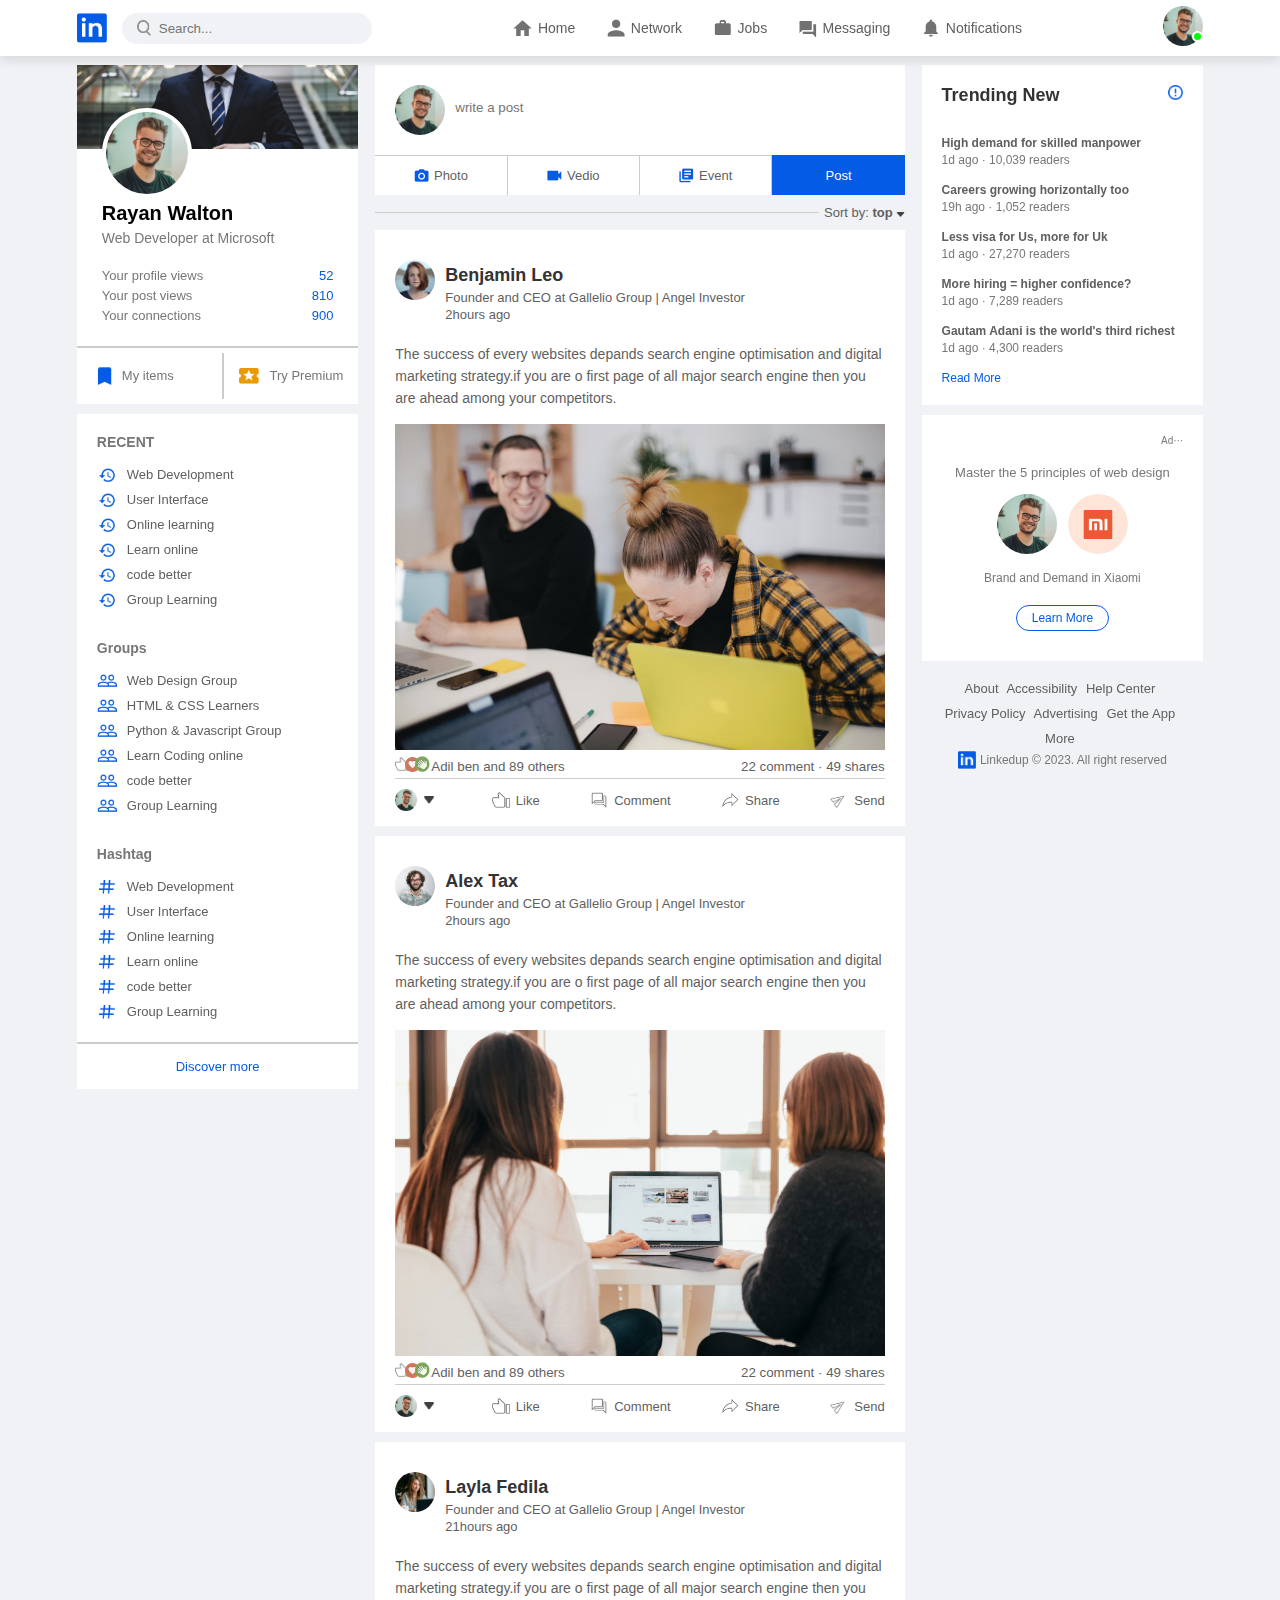
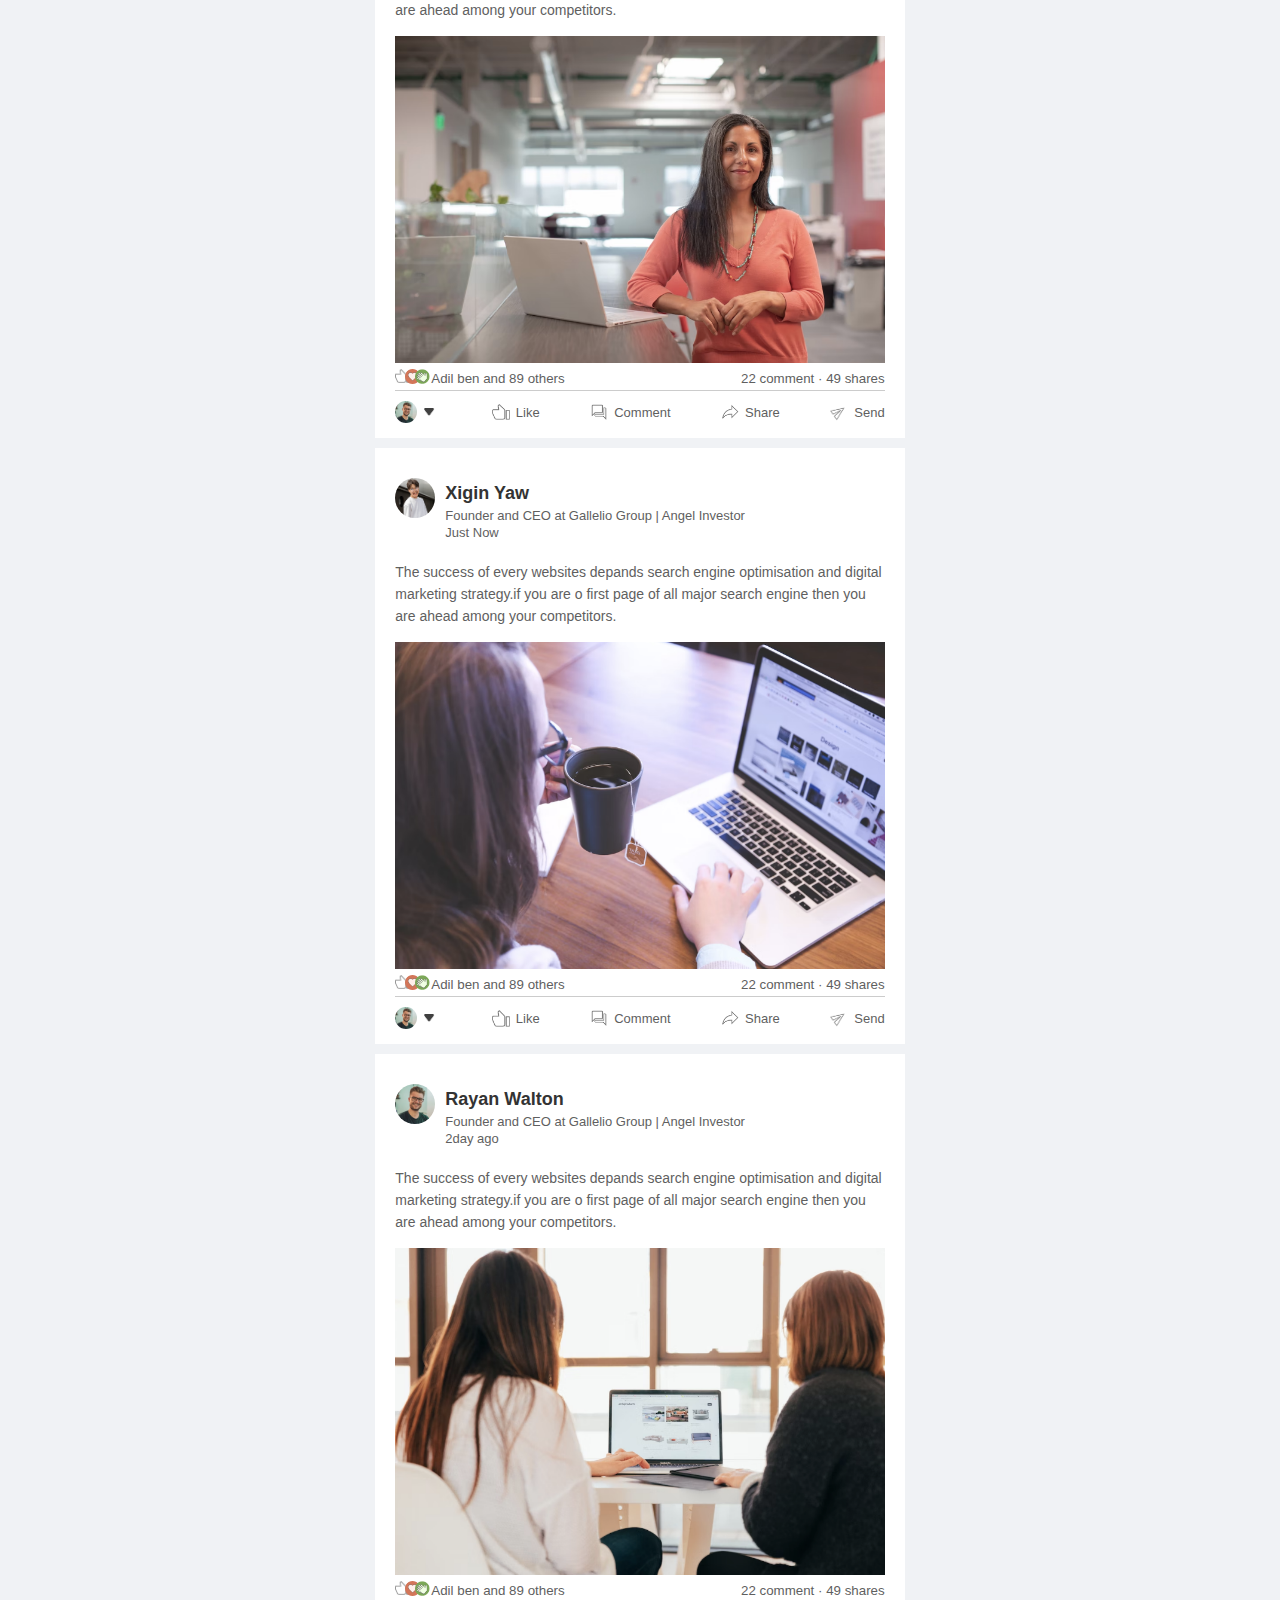
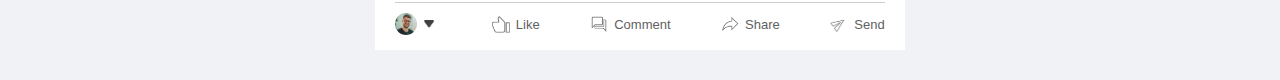
<file: index.html>
<!DOCTYPE html>
<html lang="en">
<head>
    <meta charset="UTF-8">
    <meta http-equiv="X-UA-Compatible" content="IE=edge">
    <meta name="viewport" content="width=device-width, initial-scale=1.0">
    <title>Linkden Social Media Plateform</title>
    <link rel="stylesheet" href="./style.css">
</head>
<body>
    <nav class="nav-bar">
        <div class="navbar-left">
            <a href="./index.html" class="logo"><img src="./images/logo.png" alt="logo"></a>
            
            <div class="search-box">
                <img src="./images/search.png" alt="search">
                <input type="text" placeholder="Search...">
            </div>
        </div>
        <div class="navbar-links">
            <ul>
                <li><a href="#"><img src="./images/home.png" alt="home"> <span>Home</span></a></li>
                <li><a href="#"><img src="./images/network.png" alt="network"> <span>Network</span></a></li>
                <li><a href="#"><img src="./images/jobs.png" alt="Job"> <span>Jobs</span></a></li>
                <li><a href="#"><img src="./images/message.png" alt="Message"> <span>Messaging</span></a></li>
                <li><a href="#"><img src="./images/notification.png" alt="notification"> <span>Notifications</span></a></li>
            </ul>
        </div>
        <div class="navbar-right">
            <div class="online">
                <a href="#" id="clickBtn"><img src="./images/user-1.png" alt="user" class="nav-profile-img"></a>
            </div>
            
            <div class="user-menu">
                <div class="user-img">
                    <img src="./images/user-1.png" alt="">
                    <h3>Rayan Walton</h3>
                    <a href="./profile.html"><span>See your profile</span></a>
                </div>
                <a href="#"><img src="./images/feedback.png" alt=""><span>Give feedback</span><small>></small></a>
                <a href="#"><img src="./images/setting.png" alt=""><span>Setting & Privacy</span><small>></small></a>
                <a href="#"><img src="./images/help.png" alt=""><span>Help & Support</span><small>></small></a>
                <a href="#"><img src="./images/display.png" alt=""><span>Dispaly & Accessibltiy</span><small>></small></a>
                <a href="#"><img src="./images/logout.png" alt=""><span>Logout</span><small>></small></a>
            </div>
        </div>
    </nav>
    <!------------------------ left side ---------------------------->
    <div class="container">
        <div class="left-side">
            <div class="profile-section">
                <img src="./images/cover-pic.png" alt="">
                <div class="profile-info"> 
                    <img src="./images/user-1.png" alt="">
                    <h1>Rayan Walton</h1>
                    <h3>Web Developer at Microsoft</h3>
                    <p>Your profile views<span>52</span></p>
                    <p>Your post views<span>810</span></p>
                    <p>Your connections<span>900</span></p>
                </div>
                <div class="items">
                    <div class="item">
                        <img src="./images/items.png" alt="">My items
                    </div>
                    <div class="item">
                        <img src="./images/premium.png" alt="">Try Premium
                    </div>
                </div>
            </div>
            <div class="profile-details">
                <div class="skills">
                    <h3>RECENT</h3>
                    <a href="#"><img src="./images/recent.png" alt="recent"><p>Web Development</p></a>
                    <a href="#"><img src="./images/recent.png" alt="recent"><p>User Interface</p></a>
                    <a href="#"><img src="./images/recent.png" alt="recent"><p>Online learning</p></a>
                    <a href="#"><img src="./images/recent.png" alt="recent"><p>Learn online</p></a>
                    <a href="#"><img src="./images/recent.png" alt="recent"><p>code better</p></a>
                    <a href="#"><img src="./images/recent.png" alt="recent"><p>Group Learning</p></a>
                </div>

                <div class="skills">
                    <h3>Groups</h3>
                    <a href="#"><img src="./images/group.png" alt="recent"><p>Web Design Group</p></a>
                    <a href="#"><img src="./images/group.png" alt="recent"><p>HTML & CSS Learners</p></a>
                    <a href="#"><img src="./images/group.png" alt="recent"><p>Python & Javascript Group</p></a>
                    <a href="#"><img src="./images/group.png" alt="recent"><p>Learn Coding online</p></a>
                    <a href="#"><img src="./images/group.png" alt="recent"><p>code better</p></a>
                    <a href="#"><img src="./images/group.png" alt="recent"><p>Group Learning</p></a>
                </div>

                <div class="skills">
                    <h3>Hashtag</h3>
                    <a href="#"><img src="./images/hashtag.png" alt="recent"><p>Web Development</p></a>
                    <a href="#"><img src="./images/hashtag.png" alt="recent"><p>User Interface</p></a>
                    <a href="#"><img src="./images/hashtag.png" alt="recent"><p>Online learning</p></a>
                    <a href="#"><img src="./images/hashtag.png" alt="recent"><p>Learn online</p></a>
                    <a href="#"><img src="./images/hashtag.png" alt="recent"><p>code better</p></a>
                    <a href="#"><img src="./images/hashtag.png" alt="recent"><p>Group Learning</p></a>
                </div>
            </div>
            <a href="#" class="discover">Discover more</a>
            <p id="showMoreLink" onclick="toggleProfileActivity()">Show More <b>+</b></p>
        </div>
    <!------------------------ main side ---------------------------->
        <div class="main-side">
            <div class="create-post">
                <div class="create-input">
                    <img src="./images/user-1.png" alt="">
                    <textarea rows="2" placeholder="write a post"></textarea>
                </div>
                <div class="create-post-links">
                    <li><img src="./images/photo.png" alt="">Photo</li>
                    <li><img src="./images/video.png" alt="">Vedio</li>
                    <li><img src="./images/event.png" alt="">Event</li>
                    <li>Post</li>
                </div>
            </div>
            <div class="sort-by" >
                <hr>
                <p>Sort by: <span>top<img src="./images/down-arrow.png" alt=""></span></p>
            </div>
            <div class="post-container">
                <div class="profile-post">
                    <img src="./images/user-3.png" alt="">
                    <div class="prop-detail">
                        <h3>Benjamin Leo</h3>
                        <p>Founder and CEO at Gallelio Group | Angel Investor</p>
                        <span>2hours ago</span>
                    </div>
                </div>
                <div class="post-description">
                    <p>The success of every websites depands search engine optimisation and digital marketing strategy.if you are o first page of all major search engine then you are ahead among your competitors.</p>
                    <img src="./images/post-image-1.png" alt="">
                </div>
                <div class="interaction-section">
                    <div class="pst-activity-items">
                        <a href="#"><img src="./images/like.png" alt="like"></a>
                        <a href="#"><img src="./images/love.png" alt="like"></a>
                        <a href="#"><img src="./images/clap.png" alt="like"></a>
                        <small class="int-disc">Adil ben and 89 others</small>
                    </div>
                    <small>22 comment &middot; 49 shares</small>
                </div>
                <div class="interaction-icons">
                    <a href="#"><img src="./images/user-1.png" class="prof"><img src="./images/down-arrow.png" class="arrow"></a>
                    <a href="#"><img src="./images/like.png"> <span>Like</span></a>
                    <a href="#"><img src="./images/comment.png"> <span>Comment</span></a>
                    <a href="#"><img src="./images/share.png"> <span>Share</span></a>
                    <a href="#"><img src="./images/send.png"> <span>Send</span></a>
                </div>
            </div>

            <div class="post-container">
                <div class="profile-post">
                    <img src="./images/user-2.png" alt="">
                    <div class="prop-detail">
                        <h3>Alex Tax</h3>
                        <p>Founder and CEO at Gallelio Group | Angel Investor</p>
                        <span>2hours ago</span>
                    </div>
                </div>
                <div class="post-description">
                    <p>The success of every websites depands search engine optimisation and digital marketing strategy.if you are o first page of all major search engine then you are ahead among your competitors.</p>
                    <img src="./images/post-image-2.png" alt="">
                </div>
                <div class="interaction-section">
                    <div class="pst-activity-items">
                        <a href="#"><img src="./images/like.png" alt="like"></a>
                        <a href="#"><img src="./images/love.png" alt="like"></a>
                        <a href="#"><img src="./images/clap.png" alt="like"></a>
                        <small class="int-disc">Adil ben and 89 others</small>
                    </div>
                    <small>22 comment &middot; 49 shares</small>
                </div>
                <div class="interaction-icons">
                    <a href="#"><img src="./images/user-1.png" class="prof"><img src="./images/down-arrow.png" class="arrow"></a>
                    <a href="#"><img src="./images/like.png"> <span>Like</span></a>
                    <a href="#"><img src="./images/comment.png"> <span>Comment</span></a>
                    <a href="#"><img src="./images/share.png"> <span>Share</span></a>
                    <a href="#"><img src="./images/send.png"> <span>Send</span></a>
                </div>
            </div>

            <div class="post-container">
                <div class="profile-post">
                    <img src="./images/user-4.png" alt="">
                    <div class="prop-detail">
                        <h3>Layla Fedila</h3>
                        <p>Founder and CEO at Gallelio Group | Angel Investor</p>
                        <span>21hours ago</span>
                    </div>
                </div>
                <div class="post-description">
                    <p>The success of every websites depands search engine optimisation and digital marketing strategy.if you are o first page of all major search engine then you are ahead among your competitors.</p>
                    <img src="./images/post-image-3.png" alt="">
                </div>
                <div class="interaction-section">
                    <div class="pst-activity-items">
                        <a href="#"><img src="./images/like.png" alt="like"></a>
                        <a href="#"><img src="./images/love.png" alt="like"></a>
                        <a href="#"><img src="./images/clap.png" alt="like"></a>
                        <small class="int-disc">Adil ben and 89 others</small>
                    </div>
                    <small>22 comment &middot; 49 shares</small>
                </div>
                <div class="interaction-icons">
                    <a href="#"><img src="./images/user-1.png" class="prof"><img src="./images/down-arrow.png" class="arrow"></a>
                    <a href="#"><img src="./images/like.png"> <span>Like</span></a>
                    <a href="#"><img src="./images/comment.png"> <span>Comment</span></a>
                    <a href="#"><img src="./images/share.png"> <span>Share</span></a>
                    <a href="#"><img src="./images/send.png"> <span>Send</span></a>
                </div>
            </div>

            <div class="post-container">
                <div class="profile-post">
                    <img src="./images/user-5.png" alt="">
                    <div class="prop-detail">
                        <h3>Xigin Yaw</h3>
                        <p>Founder and CEO at Gallelio Group | Angel Investor</p>
                        <span>Just Now</span>
                    </div>
                </div>
                <div class="post-description">
                    <p>The success of every websites depands search engine optimisation and digital marketing strategy.if you are o first page of all major search engine then you are ahead among your competitors.</p>
                    <img src="./images/post-image-4.png" alt="">
                </div>
                <div class="interaction-section">
                    <div class="pst-activity-items">
                        <a href="#"><img src="./images/like.png" alt="like"></a>
                        <a href="#"><img src="./images/love.png" alt="like"></a>
                        <a href="#"><img src="./images/clap.png" alt="like"></a>
                        <small class="int-disc">Adil ben and 89 others</small>
                    </div>
                    <small>22 comment &middot; 49 shares</small>
                </div>
                <div class="interaction-icons">
                    <a href="#"><img src="./images/user-1.png" class="prof"><img src="./images/down-arrow.png" class="arrow"></a>
                    <a href="#"><img src="./images/like.png"> <span>Like</span></a>
                    <a href="#"><img src="./images/comment.png"> <span>Comment</span></a>
                    <a href="#"><img src="./images/share.png"> <span>Share</span></a>
                    <a href="#"><img src="./images/send.png"> <span>Send</span></a>
                </div>
            </div>

            <div class="post-container">
                <div class="profile-post">
                    <img src="./images/user-1.png" alt="">
                    <div class="prop-detail">
                        <h3>Rayan Walton</h3>
                        <p>Founder and CEO at Gallelio Group | Angel Investor</p>
                        <span>2day ago</span>
                    </div>
                </div>
                <div class="post-description">
                    <p>The success of every websites depands search engine optimisation and digital marketing strategy.if you are o first page of all major search engine then you are ahead among your competitors.</p>
                    <img src="./images/post-image-2.png" alt="">
                </div>
                <div class="interaction-section">
                    <div class="pst-activity-items">
                        <a href="#"><img src="./images/like.png" alt="like"></a>
                        <a href="#"><img src="./images/love.png" alt="like"></a>
                        <a href="#"><img src="./images/clap.png" alt="like"></a>
                        <small class="int-disc">Adil ben and 89 others</small>
                    </div>
                    <small>22 comment &middot; 49 shares</small>
                </div>
                <div class="interaction-icons">
                    <a href="#"><img src="./images/user-1.png" class="prof"><img src="./images/down-arrow.png" class="arrow"></a>
                    <a href="#"><img src="./images/like.png"> <span>Like</span></a>
                    <a href="#"><img src="./images/comment.png"> <span>Comment</span></a>
                    <a href="#"><img src="./images/share.png"> <span>Share</span></a>
                    <a href="#"><img src="./images/send.png"> <span>Send</span></a>
                </div>
            </div>
        </div>
    <!------------------------ right side ---------------------------->
        <div class="right-side">
            <div class="side-new">
                <img src="./images/more.png" alt="">
                <h3>Trending New</h3>
                <a href="#">High demand for skilled manpower</a>
                <span>1d ago &middot; 10,039 readers</span>

                <a href="#">Careers growing horizontally too</a>
                <span>19h ago &middot; 1,052 readers</span>

                <a href="#">Less visa for Us, more for Uk</a>
                <span>1d ago &middot; 27,270 readers</span>

                <a href="#">More hiring = higher confidence?</a>
                <span>1d ago &middot; 7,289 readers</span>

                <a href="#">Gautam Adani is the world's third richest</a>
                <span>1d ago &middot; 4,300 readers</span>
                <a href="#" class="read-more">Read More</a>
            </div>

            <div class="sidebar-ad">
                <small>Ad&middot;&middot;&middot; </small>
                <p>Master the 5 principles of web design</p>
                <img src="./images/user-1.png" alt="">
                <img src="./images/mi-logo.png" alt="">
                <b>Brand and Demand in Xiaomi</b>
                <a href="#" class="learn-btn">Learn More</a>
            </div>
            <div class="sidbar-useful-links">
                <a href="#">About</a>
                <a href="#">Accessibility</a>
                <a href="#">Help Center</a>
                <a href="#">Privacy Policy</a>
                <a href="#">Advertising</a>
                <a href="#">Get the App</a>
                <a href="#">More</a>

                <div class="copyright-msg">
                    <img src="./images/logo.png" alt="">
                    <p>Linkedup &#169; 2023. All right reserved</p>
                </div>
            </div>
        </div>
    </div>
    <script src="./file.js"></script>
</body>
</html>
</file>
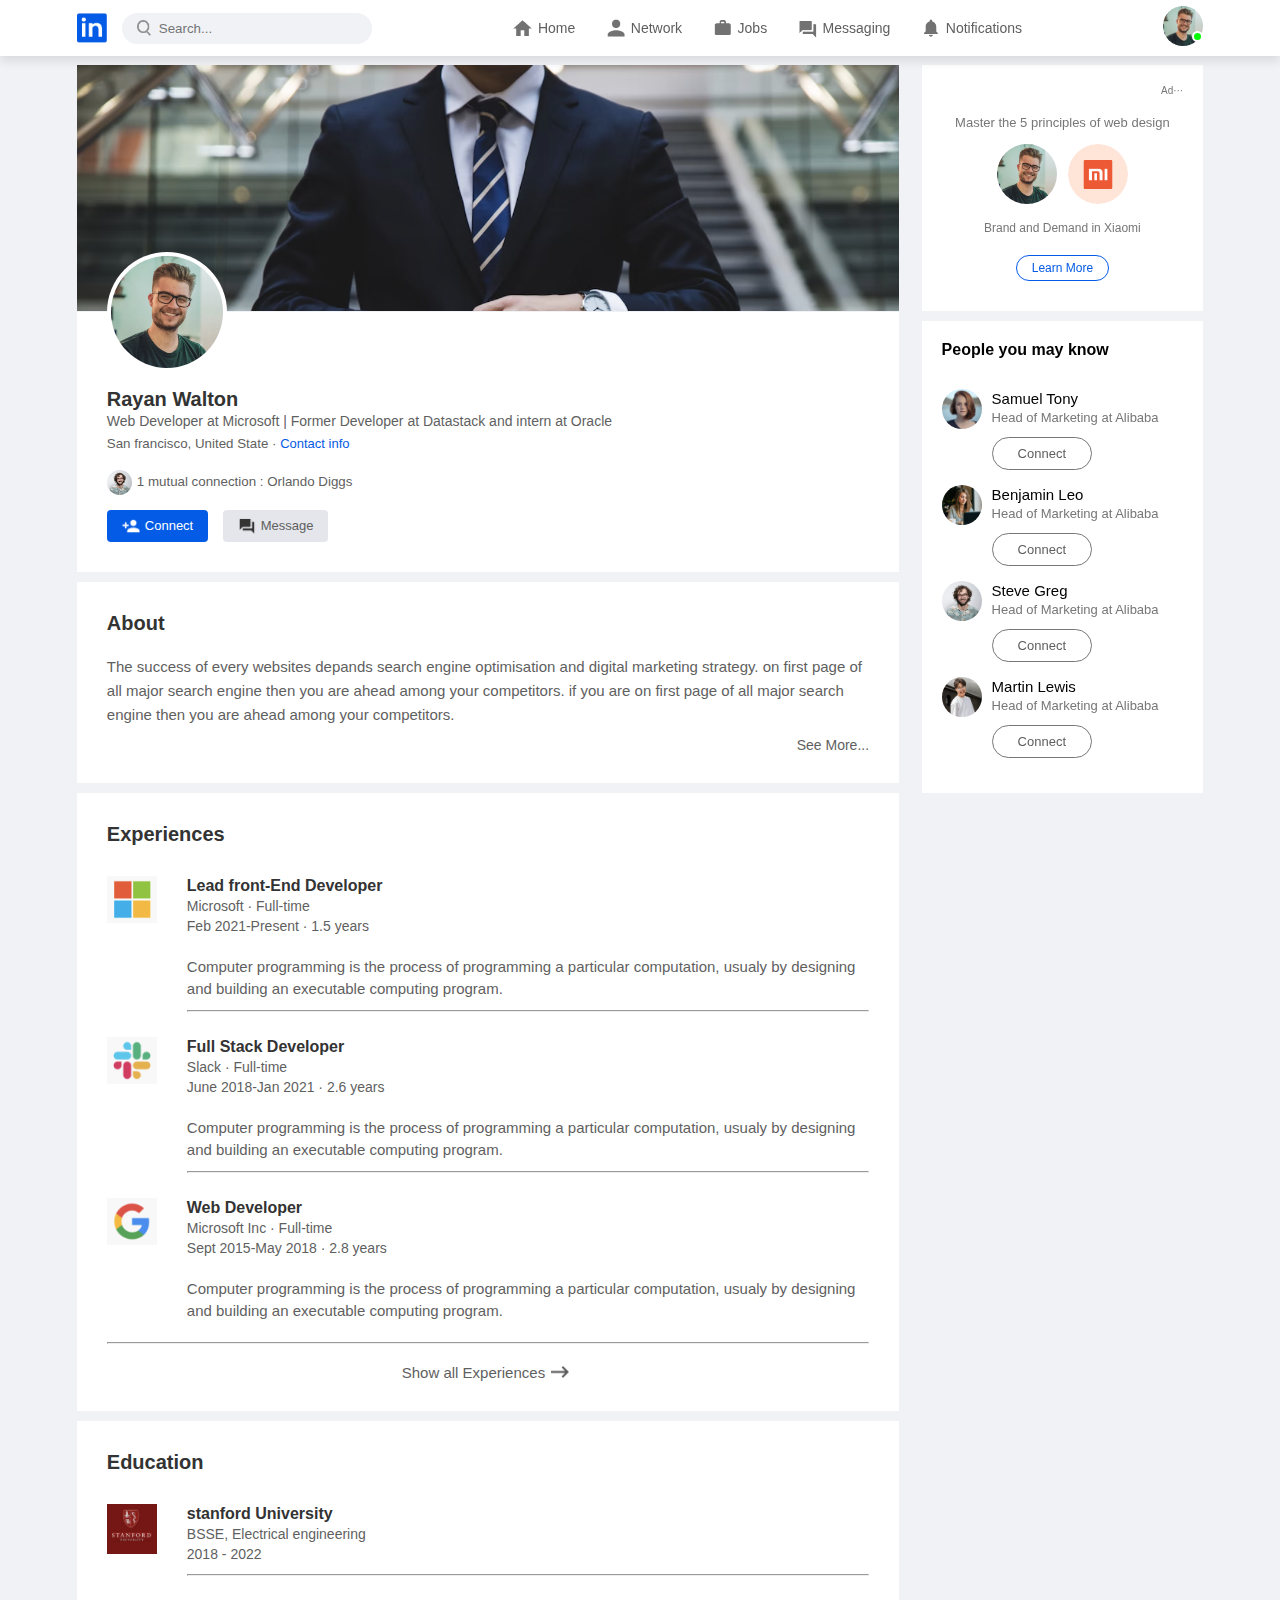
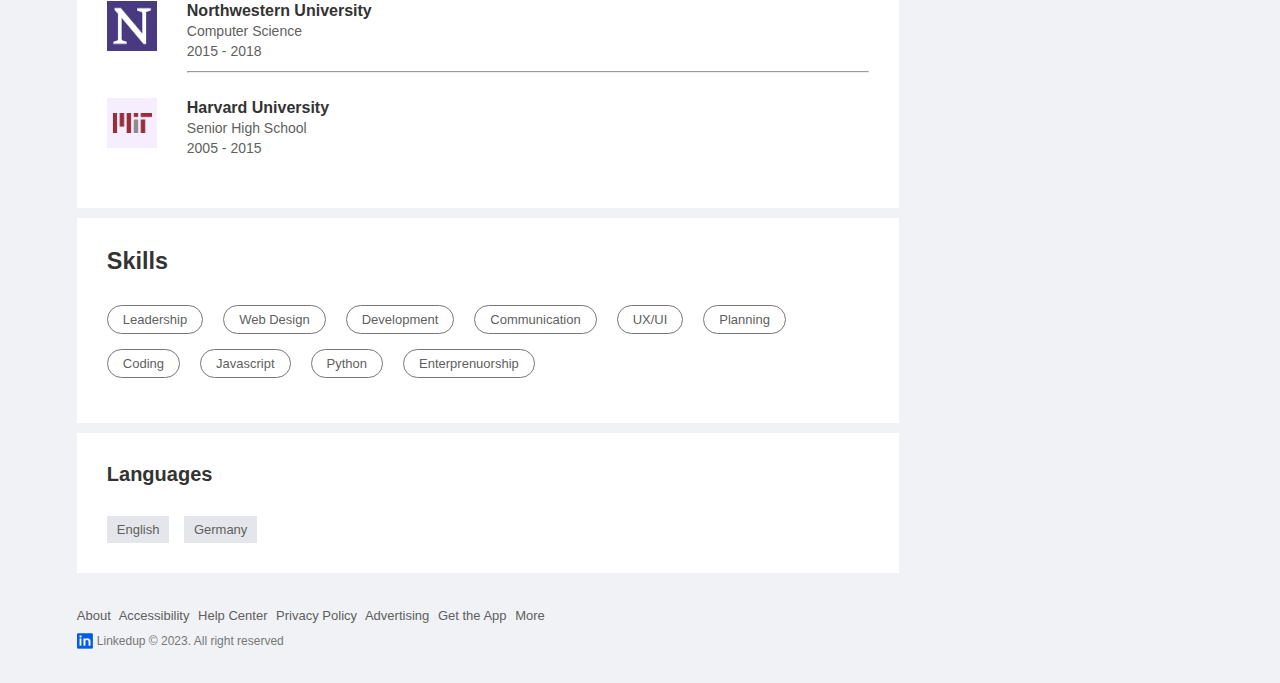
<file: profile.html>
<!DOCTYPE html>
<html lang="en">
<head>
    <meta charset="UTF-8">
    <meta http-equiv="X-UA-Compatible" content="IE=edge">
    <meta name="viewport" content="width=device-width, initial-scale=1.0">
    <title>Profile page</title>
    <link rel="stylesheet" href="./style.css">
</head>
<body>

    <nav class="nav-bar">
        <div class="navbar-left">
            <a href="./index.html" class="logo"><img src="./images/logo.png" alt="logo"></a>
            
            <div class="search-box">
                <img src="./images/search.png" alt="search">
                <input type="text" placeholder="Search...">
            </div>
        </div>
        <div class="navbar-links">
            <ul>
                <li><a href="#"><img src="./images/home.png" alt="home"> <span>Home</span></a></li>
                <li><a href="#"><img src="./images/network.png" alt="network"> <span>Network</span></a></li>
                <li><a href="#"><img src="./images/jobs.png" alt="Job"> <span>Jobs</span></a></li>
                <li><a href="#"><img src="./images/message.png" alt="Message"> <span>Messaging</span></a></li>
                <li><a href="#"><img src="./images/notification.png" alt="notification"> <span>Notifications</span></a></li>
            </ul>
        </div>
        <div class="navbar-right">
            <div class="online">
                <a href="#" id="clickBtn"><img src="./images/user-1.png" alt="user" class="nav-profile-img"></a>
            </div>
            
            <div class="user-menu">
                <div class="user-img">
                    <img src="./images/user-1.png" alt="">
                    <h3>Rayan Walton</h3>
                    <a href="profile.html"><span>See your profile</span></a>
                </div>
                <a href="#"><img src="./images/feedback.png" alt=""><span>Give feedback</span><small>></small></a>
                <a href="#"><img src="./images/setting.png" alt=""><span>Setting & Privacy</span><small>></small></a>
                <a href="#"><img src="./images/help.png" alt=""><span>Help & Support</span><small>></small></a>
                <a href="#"><img src="./images/display.png" alt=""><span>Dispaly & Accessibltiy</span><small>></small></a>
                <a href="#"><img src="./images/logout.png" alt=""><span>Logout</span><small>></small></a>
            </div>
        </div>
    </nav>
    <div class="container">
        <!------------------------ main profile sidebar ---------------------------->
        <div class="profile-main">
            <img src="./images/cover-pic.png" alt="">
            <div class="pm-info">
                <img src="./images/user-1.png" alt="user-1" class="pm-image">
                <h3>Rayan Walton</h3>
                <p class="description">
                    Web Developer at Microsoft | Former Developer at Datastack and intern at Oracle
                </p>
                <small>San francisco, United State &middot; </small><span class="contact">Contact info</span>
                <div class="contact-users">
                    <img src="./images/user-2.png" alt="">
                    <small>1 mutual connection : Orlando Diggs</small>
                </div>
                <a href="#" class="pm-btn"><img src="./images/connect.png" alt=""><span>Connect</span></a>
                <a href="#" class="pm-btn"><img src="./images/chat.png" alt=""><span>Message</span></a>
            </div>
            <div class="pm-about">
                <h3>About</h3>
                <p>The success of every websites depands search engine optimisation and digital marketing strategy. on first page of all major search engine then you are ahead among your competitors. if you are on first page of all major search engine then you are ahead among your competitors.</p>
                <span>See More...</span>
            </div>
            <div class="pm-experiences">
                <h3>Experiences</h3>
                <div class="experience-detail">
                    <img src="./images/microsoft.png" alt="">
                    <div class="exp-description">
                        <h4>Lead front-End Developer</h4>
                        <small>Microsoft &middot; Full-time</small>
                        <small>Feb 2021-Present &middot; 1.5 years</small>
                        <p>Computer programming is the process of programming a particular computation, usualy by designing and building an executable computing program.</p>
                        <hr>
                    </div>
                </div>

                <div class="experience-detail">
                    <img src="./images/slack.png" alt="">
                    <div class="exp-description">
                        <h4>Full Stack Developer</h4>
                        <small>Slack &middot; Full-time</small>
                        <small>June 2018-Jan 2021 &middot; 2.6 years</small>
                        <p>Computer programming is the process of programming a particular computation, usualy by designing and building an executable computing program.</p>
                        <hr>
                    </div>
                </div>

                <div class="experience-detail">
                    <img src="./images/google.png" alt="">
                    <div class="exp-description">
                        <h4>Web Developer</h4>
                        <small>Microsoft Inc &middot; Full-time</small>
                        <small>Sept 2015-May 2018 &middot; 2.8 years</small>
                        <p>Computer programming is the process of programming a particular computation, usualy by designing and building an executable computing program.</p>
                    </div>
                </div>
                <hr>
                <a href="#"><p>Show all Experiences</p><img src="./images/right-arrow.png"></a>
            </div>

            <div class="pm-experiences">
                <h3>Education</h3>
                <div class="experience-detail">
                    <img src="./images/stanford.png" alt="">
                    <div class="exp-description">
                        <h4>stanford University</h4>
                        <small>BSSE, Electrical engineering</small>
                        <small>2018 - 2022</small>
                        <hr class="line">
                    </div>
                </div>

                <div class="experience-detail">
                    <img src="./images/north.png" alt="">
                    <div class="exp-description">
                        <h4>Northwestern University</h4>
                        <small>Computer Science</small>
                        <small>2015 - 2018</small>
                        <hr class="line">
                    </div>
                </div>
                <div class="experience-detail">
                    <img src="./images/mit.png" alt="">
                    <div class="exp-description">
                        <h4>Harvard University</h4>
                        <small>Senior High School</small>
                        <small>2005 - 2015</small>
                    </div>
                </div>
            </div>
            <div class="pm-skills">
                <h3>Skills</h3>
                <div>
                    <a href="#">Leadership</a>
                    <a href="#">Web Design</a>
                    <a href="#">Development</a>
                    <a href="#">Communication</a>
                    <a href="#">UX/UI</a>
                    <a href="#">Planning</a>
                    <a href="#">Coding</a>
                    <a href="#">Javascript</a>
                    <a href="#">Python</a>
                    <a href="#">Enterprenuorship</a>
                </div>
            </div>
            <div class="pm-Languages">
                <h3>Languages</h3>
                <a href="#">English</a>
                <a href="#">Germany</a>
            </div>
        </div>
        <!------------------------ right profile sidebar ---------------------------->
        <div class="profile-sidebar">
            <div class="sidebar-ad">
                <small>Ad&middot;&middot;&middot; </small>
                <p>Master the 5 principles of web design</p>
                <img src="./images/user-1.png" alt="">
                <img src="./images/mi-logo.png" alt="">
                <b>Brand and Demand in Xiaomi</b>
                <a href="#" class="learn-btn">Learn More</a>
            </div>
            <div class="people-list">
                <h3>People you may know</h3>
                <div class="pl-info">
                    <img src="./images/user-3.png" alt="">
                    <h4>Samuel Tony</h4>
                    <p>Head of Marketing at Alibaba</p>
                    <a href="#" class="pl-connect">Connect</a>
                </div>
                <div class="pl-info">
                    <img src="./images/user-4.png" alt="">
                    <h4>Benjamin Leo</h4>
                    <p>Head of Marketing at Alibaba</p>
                    <a href="#" class="pl-connect">Connect</a>
                </div>
                <div class="pl-info">
                    <img src="./images/user-2.png" alt="">
                    <h4>Steve Greg</h4>
                    <p>Head of Marketing at Alibaba</p>
                    <a href="#" class="pl-connect">Connect</a>
                </div>
                <div class="pl-info">
                    <img src="./images/user-5.png" alt="">
                    <h4>Martin Lewis</h4>
                    <p>Head of Marketing at Alibaba</p>
                    <a href="#" class="pl-connect">Connect</a>
                </div>
            </div>
        </div>
    </div>
    <div class="profile-footer">
        <div class="sidbar-useful-links">
            <a href="#">About</a>
            <a href="#">Accessibility</a>
            <a href="#">Help Center</a>
            <a href="#">Privacy Policy</a>
            <a href="#">Advertising</a>
            <a href="#">Get the App</a>
            <a href="#">More</a>
    
            <div class="copyright-msg">
                <img src="./images/logo.png" alt="">
                <p>Linkedup &#169; 2023. All right reserved</p>
            </div>
        </div>
    </div>
    <script src="./file.js"></script>
</body>
</html>
</file>
<file: style.css>
*{
    margin: 0;
    padding: 0;
    box-sizing: border-box;
    font-family: 'poppins', sans-serif;
}
body{
    background-color: #f0f2f5;
}
a{
    text-decoration: none;
    color: #5f5f5f;
}
.nav-bar{
    width: 100%;
    display: flex;
    align-items: center;
    justify-content: space-between;
    padding: 6px 6%;
    position: fixed;
    top: 0;
    background-color: #fff;
    box-shadow: 0 5px 10px rgba(0, 0, 0, 0.1);
    z-index: 100;
}
.navbar-left{
    display: flex;
    align-items: center;
}
.logo img{
    width: 30px;
    margin-right: 15px;
    display: block;
}
.search-box{
    width: 250px;
    display: flex;
    align-items: center;
    background-color: #f0f2f5;
    padding: 0 15px;
    border-radius: 20px;
}
.search-box img{
    width: 14px;
}
.search-box input{
    width: 100%;
    background-color: transparent;
    border: 0;
    outline: 0;
    padding: 8px;
}
.navbar-links ul li{
    display: inline-block;
    list-style: none;
}
.navbar-links ul li a{
    display: flex;
    align-items: center;
    font-size: 14px;
    margin: 5px 8px;
    padding-right: 5px;
    position: relative;
}
.navbar-links ul li a::after{
    content: "";
    position: absolute;
    bottom: -16px;
    width: 0;
    border-bottom: 2px solid rgb(86, 75, 199);
    transition: width 0.3s;
}
.navbar-links ul li a:hover:after{
    width: 100%;
}
.navbar-links ul li a img{
    width: 30px;
}
.nav-profile-img {
    width: 40px;
    border-radius: 50%;
}
.online{
    position: relative;
}
.online::after{
    content: "";
    position: absolute;
    top: 25px;
    right: 0;
    background-color: #05fb05;
    border: 2px solid #fff;
    border-radius: 50%;
    width: 7px;
    height: 7px;

}
.navbar-right{
    position: relative;
}
.user-menu{
    padding: 20px 20px 21px;
    max-height: 0;
    opacity: 0;
    overflow: hidden;
    width: 281px;
    position: absolute;
    top: 59px;
    right: 0;
    color: #fff;
    background-color: #333;
    transition: max-height .5s , opacity .2s;
}
.display-menu{
    max-height: 340px;
    opacity: 1;
}
.user-img {
    padding: 10px 0;
    border-bottom: 1px solid #fff;
    margin-bottom: 15px;
}
.user-img img{
    float: left;
    margin-top: -5px;
    margin-right: 10px;
    width: 38px;
    border-radius: 50%;
}
.user-img h3{
    font-size: 18px;
}
.user-menu a{
    display: flex;
    align-items:center;
    margin: 10px 0;
    color: #edebeb;
}
.user-menu a img{
    width: 35px;
    margin-right: 10px;
}
.user-menu a span{
    flex: 1;
    font-size: 15px;
}
.container{
    display: flex;
    align-items: center;
    justify-content: space-between;
    flex-wrap: wrap;
    margin: 65px 6% 20px;
}
.right-side, .left-side, .profile-sidebar{
    position: sticky;
    top: 65px;
}
/* --------------------left side bar  -------------------- */
.left-side{
    flex-basis: 25%;
    align-self: flex-start;
}
.profile-section{
    background-color: #fff;
}
.profile-section img{
    width: 100%;
}
.profile-info{
    padding: 0 25px 20px;
}
.profile-info img{
    margin-top: -45px;
    border-radius: 50%;
    width: 90px;
    padding: 4px;
    background-color: #fff;
}
.profile-info h1{
    font-size: 20px;
    font-weight: 600;
}
.profile-info h3{
    font-size: 14px;
    font-weight: 500;
    margin-top: 5px;
    color: #777;
    margin-bottom: 20px;
}
.profile-info p{
    font-size: 13px;
    color: #777;
    line-height: 20px;
}
.profile-info p span{
    float: right;
    color: #045be6;
}
.items{
    display: flex;
    align-items: center;
    justify-content: space-between;
    border-top: 2px solid #ccc;
}
.item{
    display: flex;
    align-items: center;
    justify-content: center;
    padding: 15px;
    border-left: 2px solid #ccc;
    font-size: 13px;
    color: #777;
}
.item:first-child{
    border: 0;
}
.item img{
    width: 20px;
    margin-right: 10px;
}
.profile-details{
    background-color: #fff;
    padding: 0 20px 20px;
}
.skills h3{
    font-size: 14px;
    font-weight: 600;
    color: #777;
    padding-top: 20px;
    padding-bottom: 10px;
}
.skills{
    margin: 10px 0 0;
}
.skills a{
    display: flex;
    align-items: center;
    flex-wrap: wrap;
    font-size: 13px;
    margin-top: 5px;
}
.skills a img{
    width: 20px;
    margin-right: 10px;
}
.discover {
    background-color: #fff;
    padding: 15px 0;
    display: block;
    text-align: center;
    border-top: 2px solid #ccc;
    font-size: 13px;
    color: #045be6;
    margin-bottom: 10px;

}
/* --------------------main side -------------------- */
.main-side{
    flex-basis: 47%;
    align-self: flex-start;
}
.create-post{
    background-color: #fff;
}
.create-input{
    padding: 20px;
    display: flex;
    align-items: center;
}
::placeholder{
    font-weight: 500;
}
.create-input img{
    width: 50px;
    border-radius: 50%;
    margin-right: 10px;
}
.create-input textarea{
    width: 100%;
    border: 0;
    outline: 0;
    resize: none;
    margin-top: 10px;
}
.create-post-links{
    display: flex;
    align-items: flex-start;
    font-size: 13px;
    color: #5f5f5f;
}
.create-post-links li{
    border-top: 1px solid #ccc;
    border-right: 1px solid #ccc;
    flex-basis: 25%;
    height: 40px;
    list-style: none;
    display: flex;
    align-items: center;
    justify-content: center;
    cursor: pointer;
    
}
.create-post-links li img{
    width: 15px;
    margin-right: 5px;
}
.create-post-links li:last-child{
    border: none;
    background-color: #045be6;
    color: #fff;
}
.sort-by{
    display: flex;
    align-items: center;
    justify-content: space-between;
    margin: 10px 0;
}
.sort-by hr{
    flex: 1;
    border: 0;
    height: 1px;
    background-color: #ccc;
}
.sort-by p{
    font-size: 13px;
    padding-left: 5px;
    color: #5f5f5f;
}
.sort-by p span{
    font-weight: 600;
    cursor: pointer;
}
.sort-by p span img{
    width: 12px;
    padding-left: 3px;
}
.post-container{
    background-color: #fff;
    padding: 30px 20px 0;
    color: #5f5f5f;
    margin-bottom: 10px;
}
.profile-post{
    display: flex;
    align-items: flex-start;
    margin-bottom: 20px;
}
.profile-post img{
    width: 40px;
    border-radius: 50%;
    margin-right: 10px;
}
.prop-detail h3{
    font-size: 18px;
    color: #333;
    margin-top: 5px;
    margin-bottom: 4px;
}
.prop-detail p , .prop-detail span{
    font-size: 13px;
}
.post-description p{
    font-size: 14px;
    line-height: 22px;
    margin-bottom: 15px;
}
.post-description img{
    width: 100%;
}
.interaction-section{
    display: flex;
    align-items: center;
    flex-wrap: wrap;
    justify-content: space-between;
    margin: 2px 0;
}
.pst-activity-items{
    display: flex;
    align-items: center;
}
.pst-activity-items img{
    width: 15px;
    margin-right: -5px;
}
.pst-activity-items .int-disc{
    margin-left: 6px;
}
.interaction-icons{
    display: flex;
    align-items: center;
    justify-content: space-between;
    border-top: 1px solid #ccc;
    padding: 10px 0 15px;
}
.interaction-icons a{
    font-size: 13px;
    display: flex;
    align-items: center;
}
.interaction-icons a img{
    width: 18px;
    margin-right: 6px;
}
.interaction-icons a .prof{
    width: 22px;
    border-radius: 50%;
}
.interaction-icons a .arrow{
    width: 12px;
}
/* --------------------right side bar  -------------------- */
.right-side{
    flex-basis: 25%;
    align-self: flex-start;
}
.side-new{
    background-color: #fff;
    padding: 20px;
    margin: 0 0 10px;
}
.side-new img{
    width: 15px;
    float: right;
}
.side-new h3{
    font-size: 18px;
    font-weight: 600;
    margin-bottom: 30px;
    color: #333;
}
.side-new a{
    display: block;
    font-size: 12px;
    font-weight: 600;
    margin-top: 15px;
}
.side-new span{
    font-size: 12px;
    color: #777;
}
.side-new .read-more{
    font-weight: 500;
    color: #045be6;
}
.sidebar-ad{
    background-color: #fff;
    padding: 20px;
    text-align: center;
    color: #777;
    font-size: 12px;
}
.sidebar-ad small{
    float: right;
}
.sidebar-ad p{
    font-size: 13px;
    margin: 30px 0 10px;
}
.sidebar-ad img{
    width: 60px;
    margin: 4px;
    border-radius: 50%;
}
.sidebar-ad b{
    display: block;
    margin: 10px 0 0;
    font-weight: 500;
}
.learn-btn{
    display: inline-block;
    border: 1px solid #045be6;
    color: #045be6;
    border-radius: 30px;
    font-weight: 500;
    padding: 5px 15px;
    margin: 20px auto 10px;
}
.sidbar-useful-links{
    text-align: center;
    padding: 15px 20px ;
    display: inline-block;
    font-size: 13px;
    color: #777;
}
.sidbar-useful-links a{
    margin-right: 5px;
    line-height: 25px;
}
.copyright-msg{
    display: flex;
    align-items: center;
    justify-content: center;
    font-size: 12px;
}
.copyright-msg img{
    width: 18px;
    margin-right: 4px;
}
/* ------------------------profile page ----------------------- */
.profile-main{
    flex-basis: 73%;
}
.profile-main img{
    width: 100%;
}
.pm-info{
    padding: 0 30px 30px;
    background-color: #fff;
    margin-top: -3px;
    line-height: 22px;
    color: #5f5f5f;
    margin-bottom: 10px;
}
.pm-info .pm-image{
    width: 120px;
    border-radius: 50%;
    margin-top: -60px;
    margin-bottom: 10px;
    padding: 4px;
    background-color: #fff;

}
.pm-info h3{
    font-size: 20px;
    color: #333;
}
.pm-info p{
    font-size: 14px;
    font-weight: 500;
}
.pm-info .contact{
    font-size: 13px;
    color: #045be6;
    cursor: pointer;
}
.contact-users {
    display: flex;
    align-items: center;
    margin: 15px 0 ;
}
.contact-users img{
    width: 25px;
    border-radius: 50%;
    margin-right: 5px;
}
.pm-btn{
    display: inline-flex;
    align-items: center;
    padding: 5px 15px;
    border-radius: 4px;
    background-color: #e4e6eb;
    margin-right: 10px;
    font-size: 13px;
}
.pm-btn:first-of-type{
    background-color: #045be6;
    color: #fff;
}
.profile-main a img{
    width: 18px;
    margin-right: 5px;
}
.pm-about, .pm-skills , .pm-Languages{
    padding: 30px 30px 30px;
    background-color: #fff;
    color: #5f5f5f;
    margin-bottom: 10px;
}
.pm-about h3, .pm-skills, .pm-Languages h3{
    font-size: 20px;
    color: #333;
}
.pm-about p{
    font-size: 15px;
    margin: 20px 0 10px;
    line-height: 24px;
}
.pm-about span{
    display: block;
    text-align: right;
    font-size: 14px;
    cursor: pointer;
}
.pm-experiences{
    padding: 30px;
    background-color: #fff;
    margin: 10px 0;
    color: #5f5f5f;
}
.pm-experiences img{
    width: 50px;
    float: left;
    margin-right: 30px;
}
.pm-experiences h3{
    color: #333;
    font-size: 20px;
    margin-bottom: 30px
}
.exp-description{
    flex: 1;
}
.pm-experiences .experience-detail{
    display: flex;
    align-items: flex-start;
}
.experience-detail:last-of-type{
    padding-bottom: 10px;
}
.exp-description{
    padding: 0 0 10px;
    line-height: 20px;
}
.experience-detail hr{
    margin-top: 10px;
    margin-bottom: 15px;
}
.exp-description h4{
    color: #333;
}
.exp-description small{
    font-size: 14px;
    display: block;
}
.exp-description p{
    margin-top: 20px;
    line-height: 22px;
    font-size: 15px;
}
.pm-experiences a{
    padding: 20px 0 0;
    display: flex;
    align-items: center;
    justify-content: center;
}
.pm-experiences p{
    font-size: 15px;
    margin-right: 6px;
}
.experience-detail .line{
    display: block;
    flex: 1;
    width: 100%;
}
.pm-skills div{
    margin: 30px 0 0;
    display: flex;
    align-items: center;
    flex-wrap: wrap;
}
.pm-skills div a{
    font-size: 13px;
    margin-right: 20px;
    margin-bottom: 15px;
    border-radius: 20px;
    border: 1px solid #777;
    padding: 6px 15px;
}
.pm-Languages a{
    display: inline-block;
    margin: 30px 0 0;
    background-color: #e4e6eb;
    padding: 6px 10px;
    font-size: 13px;
    margin-right: 10px;
}
.profile-footer{
    padding: 0 6% 30px;
}
.profile-footer .sidbar-useful-links{
    padding: 0;
}
.profile-footer .copyright-msg{
    justify-content: flex-start;
    margin-top: 5px;
}
.profile-footer .copyright-msg img{
    width: 16px;
}

/* ------------------------ right profile sidebar ---------------------------- */
.profile-sidebar{
    flex-basis: 25%;
    align-self: flex-start;
}
.people-list{
    background-color: #fff;
    padding: 20px;
    margin: 10px 0;
}
.people-list h3{
    font-size: 16px;
    margin-bottom: 30px;
}
.people-list .pl-info img{
    float: left;
    margin-right: 10px ;
    width: 40px;
    border-radius: 50%;
}
.people-list .pl-info{
    margin-bottom: 15px;
    line-height: 19px;
}
.people-list .pl-info h4{
    font-size: 15px;
    font-weight: 500;
}
.people-list .pl-info p{
    font-size: 13px;
    color: #777;
}
.people-list .pl-info a{
    display: inline-block;
    padding: 6px 25px;
    margin: 0 auto;
    text-align: center;
    margin-top: 10px;
    font-size: 13px;
    border-radius: 20px;
    border: 1px solid #777;
}
#showMoreLink{
    display: none;
}
/* ------------------------ Media query of home page for small screen ---------------------------- */
@media only screen and (max-width: 600px) {
    .search-box{
        display: none;
    }
    .navbar-links ul li a span{
        display: none;
    }
    .navbar-links ul li a{
        padding-right: 0;
        margin: 5px;
    }
    .nav-profile-img{
        width: 30px;
    }
    .nav-bar{
        padding: 5px 4%;
    }
    .container {
        margin: 65px 4% 0;
    }
    .left-side , .right-side , .main-side , .profile-main, .profile-sidebar{
        flex-basis: 100%;
    }
    .left-side , .right-side {
        position: relative;
        top: unset;
    }
    .interaction-section small:nth-child(2){
        margin: 5px 5px 5px 0;
    }
    .interaction-icons a span{
        display: none;
    }
    .interaction-icons a img{
        margin-right: 0;
    }
    .prop-detail p, .prop-detail span{
        font-size: 11px;
    }
    .prop-detail h3{
        font-size: 16px;
    }
    .profile-footer .sidbar-useful-links{
        text-align: left;
    }
    .profile-footer .copyright-msg{
        margin-top: 10px;
    }
    .pm-info .pm-image{
        width: 90px;
        margin-top: -45px;
    }
    .item img{
        width: 15px;
    }
    #showMoreLink{
        display: block;
        margin: 10px auto;
        text-align: center;
        cursor: pointer;
        font-size: 14px;
        color: #045be6;
    }
    .profile-details , .discover{
        display: none;
    }
    .profile-details.open-profile{
        display: block;
    }
}
/* ------------------------ Media query of home page for medium screen ---------------------------- */
@media only screen and (min-width: 601px) and (max-width: 990px){
    .search-box{
        display: none;
    }
    .navbar-links ul li a span{
        display: none;
    }
    .navbar-links ul li a{
        padding-right: 0;
        margin: 5px 15px;
    }
    .nav-bar{
        padding: 5px 4%;
    }
    .container {
        margin: 65px 4% 0;
    }
    .left-side , .right-side , .main-side , .profile-main, .profile-sidebar{
        flex-basis: 100%;
    }
    .left-side , .right-side {
        position: relative;
        top: unset;
    }
    .item{
        padding: 15px 80px;
    }
    .sidbar-useful-links{
        width: 100%;
        margin: auto;
    }
    
}
</file>
